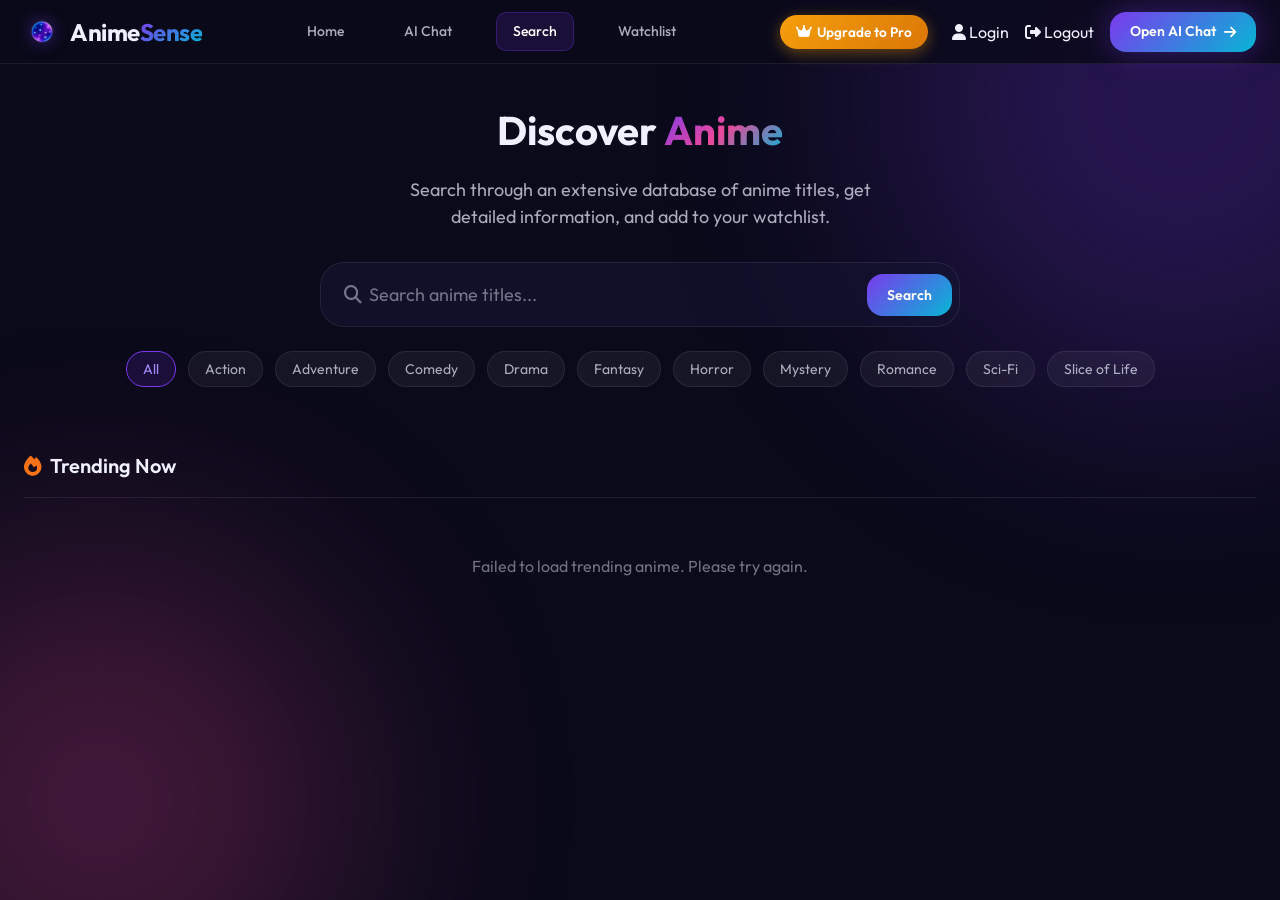
<file: search.html>
<!DOCTYPE html>
<html lang="en">

<head>
    <meta charset="UTF-8">
    <meta name="viewport" content="width=device-width, initial-scale=1.0">
    <title>AnimeSense AI</title>
    <link rel="icon" type="image/png" sizes="32x32" href="/assets/icon-32.png">
    <link rel="icon" type="image/png" sizes="192x192" href="/assets/icon-192.png">
    <link rel="apple-touch-icon" sizes="512x512" href="/assets/icon-512.png">
    <meta name="description"
        content="AnimeSense is an intelligent AI platform for anime discovery, insights, and personalized recommendations.">
    <link rel="preconnect" href="https://fonts.googleapis.com">
    <link rel="preconnect" href="https://fonts.gstatic.com" crossorigin>
    <link
        href="https://fonts.googleapis.com/css2?family=Outfit:wght@300;400;500;600;700;800&family=Space+Grotesk:wght@400;500;600;700&display=swap"
        rel="stylesheet">
    <link rel="stylesheet" href="https://cdnjs.cloudflare.com/ajax/libs/font-awesome/6.5.1/css/all.min.css">
    <link rel="stylesheet" href="css/variables.css">
    <link rel="stylesheet" href="css/base.css">
    <link rel="stylesheet" href="css/components.css">
    <link rel="stylesheet" href="css/animations.css">
    <link rel="stylesheet" href="css/search.css">

<!-- Google tag (gtag.js) Basic Analytics Setup -->
<script async src="https://www.googletagmanager.com/gtag/js?id=G-ANIME_SENSE"></script>
<script>
  window.dataLayer = window.dataLayer || [];
  function gtag(){dataLayer.push(arguments);}
  gtag('js', new Date());
  gtag('config', 'G-ANIME_SENSE');
</script>
</head>

<body>
    <div class="loading-screen" id="loadingScreen">
        <img src="/assets/icon-192.png" alt="AnimeSense Loading" class="loading-icon">
    </div>

    <script>
        window.addEventListener('load', () => {
            const loader = document.getElementById('loadingScreen');
            if (loader) {
                loader.style.opacity = '0';
                setTimeout(() => loader.remove(), 500);
            }
        });
    </script>

    <div class="bg-animation">
        <div class="bg-orb bg-orb-1"></div>
        <div class="bg-orb bg-orb-2"></div>
    </div>

    <nav class="navbar scrolled" id="navbar">
        <div class="nav-container">
            <a href="/" class="nav-logo">
                <img src="/assets/icon-32.png" alt="AnimeSense Icon" class="logo-icon">
                <span class="logo-text">Anime<span class="logo-accent">Sense</span></span>
            </a>
            <div class="nav-links" id="navLinks">
                <a href="/" class="nav-link">Home</a>
                <a href="/chat" class="nav-link">AI Chat</a>
                <a href="/search" class="nav-link active">Search</a>
                <a href="/watchlist" class="nav-link">Watchlist</a>
            </div>
                                    <div class="nav-actions">
                <button class="upgrade-pro-btn" style="background: linear-gradient(135deg, #f59e0b, #d97706); color: white; border: none; padding: 8px 16px; border-radius: 20px; font-weight: 600; font-size: 0.85rem; cursor: pointer; box-shadow: 0 4px 15px rgba(245, 158, 11, 0.4); margin-right: 8px; display: flex; align-items: center; gap: 6px;"><i class="fas fa-crown"></i> Upgrade to Pro</button>
                <!-- Auth: Login Button -->
                <button class="auth-nav-login" id="authLoginBtn" onclick="FirebaseAuth.openModal('login')">
                    <i class="fas fa-user"></i>
                    <span>Login</span>
                </button>
                <!-- Auth: User Section -->
                <div class="auth-user-section" id="authUserSection">
                    <a href="/dashboard" class="auth-user-avatar" id="authUserAvatar" title="Dashboard"></a>
                    <span class="auth-user-name" id="authUserName"></span>
                    <button class="auth-logout-btn"
                        onclick="FirebaseAuth.logoutUser().then(()=>location.href='/')">
                        <i class="fas fa-sign-out-alt"></i> Logout
                    </button>
                </div>
                <a href="/chat" class="btn btn-primary btn-nav btn-glow">
                    <span>Open AI Chat</span>
                    <i class="fas fa-arrow-right"></i>
                </a>
                <button class="mobile-menu-btn" id="mobileMenuBtn" aria-label="Toggle menu">
                    <span></span><span></span><span></span>
                </button>
            </div>
        </div>
    </nav>

    <div class="search-page">
        <div class="search-container">
            <div class="search-hero animate-fade-in-up">
                <h1>Discover <span class="gradient-text">Anime</span></h1>
                <p>Search through an extensive database of anime titles, get detailed information, and add to your
                    watchlist.</p>
                <div class="search-bar-wrapper">
                    <i class="fas fa-search search-bar-icon"></i>
                    <input type="text" class="search-bar" id="searchInput" placeholder="Search anime titles..."
                        autocomplete="off">
                    <button class="search-bar-btn" id="searchBtn" onclick="performSearch()">Search</button>
                </div>
                <div class="search-filters" id="genreFilters">
                    <button class="filter-chip active" data-genre="all">All</button>
                    <button class="filter-chip" data-genre="1">Action</button>
                    <button class="filter-chip" data-genre="2">Adventure</button>
                    <button class="filter-chip" data-genre="4">Comedy</button>
                    <button class="filter-chip" data-genre="8">Drama</button>
                    <button class="filter-chip" data-genre="10">Fantasy</button>
                    <button class="filter-chip" data-genre="14">Horror</button>
                    <button class="filter-chip" data-genre="7">Mystery</button>
                    <button class="filter-chip" data-genre="22">Romance</button>
                    <button class="filter-chip" data-genre="24">Sci-Fi</button>
                    <button class="filter-chip" data-genre="36">Slice of Life</button>
                </div>
            </div>

            <!-- Trending -->
            <div id="trendingSection">
                <div class="search-results-header">
                    <h2><i class="fas fa-fire"
                            style="color:var(--anime-orange);margin-right:var(--space-2)"></i>Trending Now</h2>
                </div>
                <div class="search-results-grid" id="trendingGrid">
                    <div class="skeleton skeleton-card"></div>
                    <div class="skeleton skeleton-card"></div>
                    <div class="skeleton skeleton-card"></div>
                    <div class="skeleton skeleton-card"></div>
                    <div class="skeleton skeleton-card"></div>
                </div>
            </div>

            <!-- Search Results -->
            <div id="searchResultsSection" style="display:none">
                <div class="search-results-header">
                    <h2>Search Results</h2>
                    <span class="results-count" id="resultsCount"></span>
                </div>
                <div class="search-results-grid" id="searchResultsGrid"></div>
            </div>
        </div>
    </div>

    <!-- Detail Modal -->
    <div class="anime-detail-overlay" id="animeDetailOverlay" onclick="closeAnimeDetail(event)">
        <div class="anime-detail" id="animeDetail"></div>
    </div>

    <div class="toast-container" id="toastContainer"></div>

    <script src="js/animations.js"></script>
    <script src="js/anime-api.js"></script>
    <script src="js/search.js"></script>
</body>

</html>
</file>
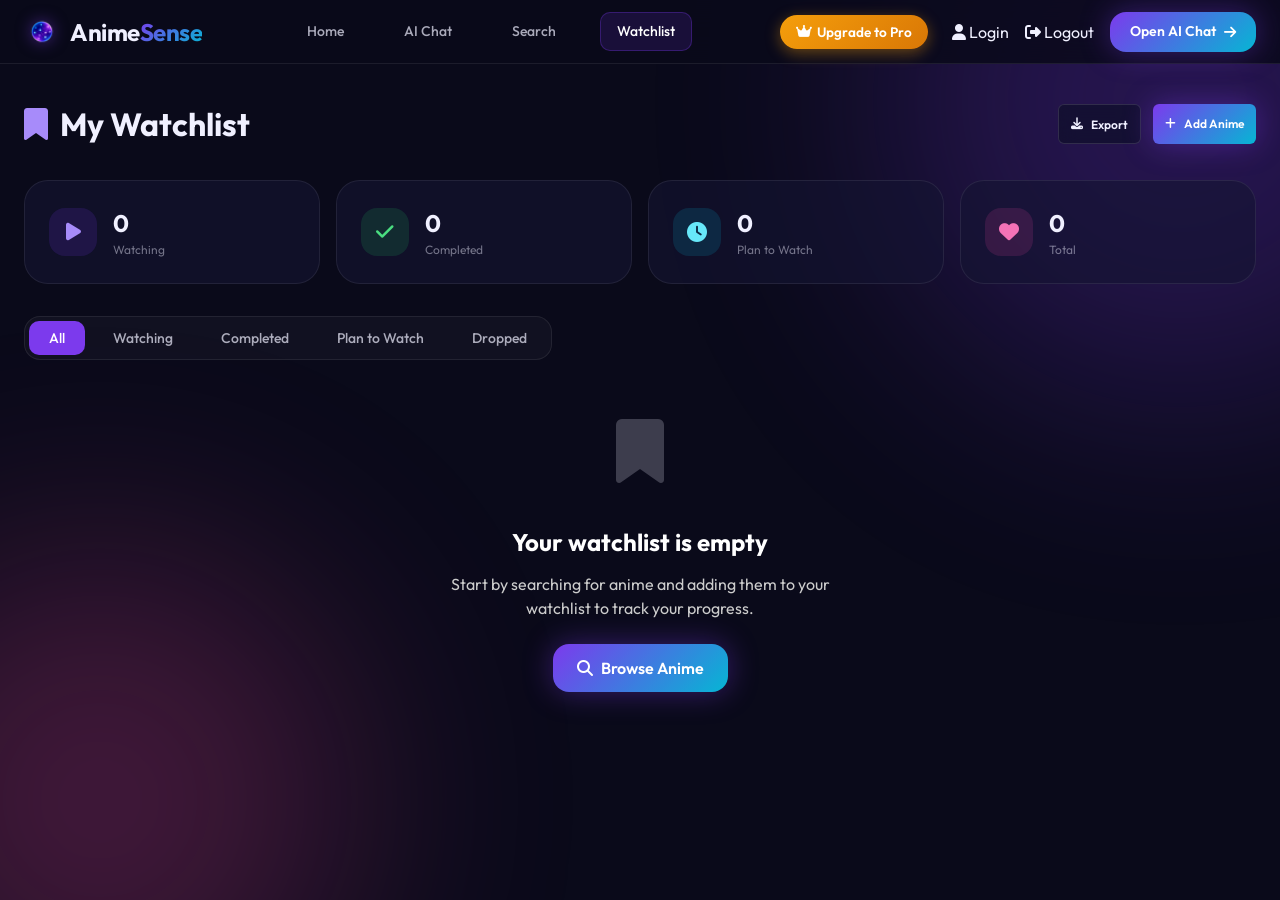
<file: watchlist.html>
<!DOCTYPE html>
<html lang="en">

<head>
    <meta charset="UTF-8">
    <meta name="viewport" content="width=device-width, initial-scale=1.0">
    <title>AnimeSense AI</title>
    <link rel="icon" type="image/png" sizes="32x32" href="/assets/icon-32.png">
    <link rel="icon" type="image/png" sizes="192x192" href="/assets/icon-192.png">
    <link rel="apple-touch-icon" sizes="512x512" href="/assets/icon-512.png">
    <meta name="description" content="AnimeSense is an intelligent AI platform for anime discovery, insights, and personalized recommendations.">
    <link rel="preconnect" href="https://fonts.googleapis.com">
    <link rel="preconnect" href="https://fonts.gstatic.com" crossorigin>
    <link
        href="https://fonts.googleapis.com/css2?family=Outfit:wght@300;400;500;600;700;800&family=Space+Grotesk:wght@400;500;600;700&display=swap"
        rel="stylesheet">
    <link rel="stylesheet" href="https://cdnjs.cloudflare.com/ajax/libs/font-awesome/6.5.1/css/all.min.css">
    <link rel="stylesheet" href="css/variables.css">
    <link rel="stylesheet" href="css/base.css">
    <link rel="stylesheet" href="css/components.css">
    <link rel="stylesheet" href="css/animations.css">
    <link rel="stylesheet" href="css/watchlist.css">

<!-- Google tag (gtag.js) Basic Analytics Setup -->
<script async src="https://www.googletagmanager.com/gtag/js?id=G-ANIME_SENSE"></script>
<script>
  window.dataLayer = window.dataLayer || [];
  function gtag(){dataLayer.push(arguments);}
  gtag('js', new Date());
  gtag('config', 'G-ANIME_SENSE');
</script>
</head>

<body>
    <div class="loading-screen" id="loadingScreen">
        <img src="/assets/icon-192.png" alt="AnimeSense Loading" class="loading-icon">
    </div>

    <script>
        window.addEventListener('load', () => {
            const loader = document.getElementById('loadingScreen');
            if (loader) {
                loader.style.opacity = '0';
                setTimeout(() => loader.remove(), 500);
            }
        });
    </script>

    <div class="bg-animation">
        <div class="bg-orb bg-orb-1"></div>
        <div class="bg-orb bg-orb-2"></div>
    </div>
    <nav class="navbar scrolled" id="navbar">
        <div class="nav-container">
            <a href="/" class="nav-logo">
                <img src="/assets/icon-32.png" alt="AnimeSense Icon" class="logo-icon">
                <span class="logo-text">Anime<span class="logo-accent">Sense</span></span>
            </a>
            <div class="nav-links" id="navLinks">
                <a href="/" class="nav-link">Home</a>
                <a href="/chat" class="nav-link">AI Chat</a>
                <a href="/search" class="nav-link">Search</a>
                <a href="/watchlist" class="nav-link active">Watchlist</a>
            </div>
                                    <div class="nav-actions">
                <button class="upgrade-pro-btn" style="background: linear-gradient(135deg, #f59e0b, #d97706); color: white; border: none; padding: 8px 16px; border-radius: 20px; font-weight: 600; font-size: 0.85rem; cursor: pointer; box-shadow: 0 4px 15px rgba(245, 158, 11, 0.4); margin-right: 8px; display: flex; align-items: center; gap: 6px;"><i class="fas fa-crown"></i> Upgrade to Pro</button>
                <!-- Auth: Login Button -->
                <button class="auth-nav-login" id="authLoginBtn" onclick="FirebaseAuth.openModal('login')">
                    <i class="fas fa-user"></i>
                    <span>Login</span>
                </button>
                <!-- Auth: User Section -->
                <div class="auth-user-section" id="authUserSection">
                    <a href="/dashboard" class="auth-user-avatar" id="authUserAvatar" title="Dashboard"></a>
                    <span class="auth-user-name" id="authUserName"></span>
                    <button class="auth-logout-btn"
                        onclick="FirebaseAuth.logoutUser().then(()=>location.href='/')">
                        <i class="fas fa-sign-out-alt"></i> Logout
                    </button>
                </div>
                <a href="/chat" class="btn btn-primary btn-nav btn-glow">
                    <span>Open AI Chat</span>
                    <i class="fas fa-arrow-right"></i>
                </a>
                <button class="mobile-menu-btn" id="mobileMenuBtn" aria-label="Toggle menu">
                    <span></span><span></span><span></span>
                </button>
            </div>
        </div>
    </nav>

    <div class="watchlist-page">
        <div class="watchlist-container">
            <div class="watchlist-header animate-fade-in-up">
                <h1><i class="fas fa-bookmark" style="color:var(--primary-light);margin-right:var(--space-3)"></i>My
                    Watchlist</h1>
                <div style="display:flex;gap:var(--space-3)">
                    <button class="btn btn-glass btn-sm" onclick="exportWatchlist()"><i class="fas fa-download"></i>
                        Export</button>
                    <a href="/search" class="btn btn-primary btn-sm"><i class="fas fa-plus"></i> Add Anime</a>
                </div>
            </div>

            <!-- Stats -->
            <div class="watchlist-stats animate-fade-in-up delay-1">
                <div class="wl-stat-card">
                    <div class="wl-stat-icon watching"><i class="fas fa-play"></i></div>
                    <div>
                        <div class="wl-stat-number" id="watchingCount">0</div>
                        <div class="wl-stat-label">Watching</div>
                    </div>
                </div>
                <div class="wl-stat-card">
                    <div class="wl-stat-icon completed"><i class="fas fa-check"></i></div>
                    <div>
                        <div class="wl-stat-number" id="completedCount">0</div>
                        <div class="wl-stat-label">Completed</div>
                    </div>
                </div>
                <div class="wl-stat-card">
                    <div class="wl-stat-icon planned"><i class="fas fa-clock"></i></div>
                    <div>
                        <div class="wl-stat-number" id="plannedCount">0</div>
                        <div class="wl-stat-label">Plan to Watch</div>
                    </div>
                </div>
                <div class="wl-stat-card">
                    <div class="wl-stat-icon total"><i class="fas fa-heart"></i></div>
                    <div>
                        <div class="wl-stat-number" id="totalCount">0</div>
                        <div class="wl-stat-label">Total</div>
                    </div>
                </div>
            </div>

            <!-- Tabs -->
            <div class="watchlist-tabs animate-fade-in-up delay-2" id="watchlistTabs">
                <button class="wl-tab active" data-filter="all">All</button>
                <button class="wl-tab" data-filter="watching">Watching</button>
                <button class="wl-tab" data-filter="completed">Completed</button>
                <button class="wl-tab" data-filter="plan-to-watch">Plan to Watch</button>
                <button class="wl-tab" data-filter="dropped">Dropped</button>
            </div>

            <!-- Grid -->
            <div class="watchlist-grid animate-fade-in-up delay-3" id="watchlistGrid"></div>

            <!-- Empty State -->
            <div class="empty-state" id="emptyState" style="display:none">
                <div class="empty-state-icon"><i class="fas fa-bookmark"></i></div>
                <h3>Your watchlist is empty</h3>
                <p>Start by searching for anime and adding them to your watchlist to track your progress.</p>
                <a href="/search" class="btn btn-primary"><i class="fas fa-search"></i> Browse Anime</a>
            </div>
        </div>
    </div>

    <div class="toast-container" id="toastContainer"></div>

    <script src="js/animations.js"></script>
    <script src="js/anime-api.js"></script>
    <script src="js/watchlist.js"></script>
</body>

</html>
</file>
<file: css/variables.css>
/* ============================================
   AnimeSense AI — Design System Variables
   ============================================ */

:root {
    /* --- Primary Colors --- */
    --primary: #7c3aed;
    --primary-light: #a78bfa;
    --primary-dark: #5b21b6;
    --primary-glow: rgba(124, 58, 237, 0.4);

    /* --- Accent Colors --- */
    --accent: #06b6d4;
    --accent-light: #67e8f9;
    --accent-dark: #0891b2;
    --accent-glow: rgba(6, 182, 212, 0.4);

    /* --- Anime-Themed Accent --- */
    --anime-pink: #ec4899;
    --anime-pink-glow: rgba(236, 72, 153, 0.3);
    --anime-orange: #f97316;
    --anime-orange-glow: rgba(249, 115, 22, 0.3);
    --anime-red: #ef4444;

    /* --- Background Colors --- */
    --bg-primary: #0a0a1a;
    --bg-secondary: #0f0f2a;
    --bg-tertiary: #141432;
    --bg-card: rgba(20, 20, 50, 0.6);
    --bg-card-hover: rgba(30, 30, 70, 0.8);
    --bg-glass: rgba(15, 15, 42, 0.7);
    --bg-glass-light: rgba(25, 25, 60, 0.5);
    --bg-input: rgba(15, 15, 40, 0.8);

    /* --- Surface Colors --- */
    --surface-1: rgba(255, 255, 255, 0.03);
    --surface-2: rgba(255, 255, 255, 0.05);
    --surface-3: rgba(255, 255, 255, 0.08);
    --surface-hover: rgba(255, 255, 255, 0.1);

    /* --- Border Colors --- */
    --border: rgba(255, 255, 255, 0.08);
    --border-light: rgba(255, 255, 255, 0.12);
    --border-accent: rgba(124, 58, 237, 0.3);
    --border-focus: rgba(124, 58, 237, 0.6);

    /* --- Text Colors --- */
    --text-primary: #f0f0ff;
    --text-secondary: rgba(240, 240, 255, 0.7);
    --text-tertiary: rgba(240, 240, 255, 0.45);
    --text-inverse: #0a0a1a;

    /* --- Gradients --- */
    --gradient-primary: linear-gradient(135deg, #7c3aed 0%, #06b6d4 100%);
    --gradient-primary-hover: linear-gradient(135deg, #8b5cf6 0%, #22d3ee 100%);
    --gradient-hero: linear-gradient(135deg, #7c3aed 0%, #ec4899 50%, #06b6d4 100%);
    --gradient-card: linear-gradient(145deg, rgba(124, 58, 237, 0.1) 0%, rgba(6, 182, 212, 0.05) 100%);
    --gradient-surface: linear-gradient(180deg, var(--bg-secondary) 0%, var(--bg-primary) 100%);
    --gradient-anime: linear-gradient(135deg, #ec4899, #7c3aed, #06b6d4);

    /* --- Shadows --- */
    --shadow-sm: 0 2px 8px rgba(0, 0, 0, 0.3);
    --shadow-md: 0 4px 16px rgba(0, 0, 0, 0.4);
    --shadow-lg: 0 8px 32px rgba(0, 0, 0, 0.5);
    --shadow-xl: 0 16px 48px rgba(0, 0, 0, 0.6);
    --shadow-glow: 0 0 30px var(--primary-glow);
    --shadow-glow-accent: 0 0 30px var(--accent-glow);
    --shadow-glow-pink: 0 0 30px var(--anime-pink-glow);

    /* --- Typography --- */
    --font-primary: 'Outfit', -apple-system, BlinkMacSystemFont, sans-serif;
    --font-mono: 'Space Grotesk', 'Fira Code', monospace;

    --fs-xs: 0.75rem;
    --fs-sm: 0.875rem;
    --fs-base: 1rem;
    --fs-md: 1.125rem;
    --fs-lg: 1.25rem;
    --fs-xl: 1.5rem;
    --fs-2xl: 2rem;
    --fs-3xl: 2.5rem;
    --fs-4xl: 3.5rem;
    --fs-5xl: 4.5rem;

    --fw-light: 300;
    --fw-normal: 400;
    --fw-medium: 500;
    --fw-semibold: 600;
    --fw-bold: 700;
    --fw-extrabold: 800;

    --lh-tight: 1.1;
    --lh-snug: 1.25;
    --lh-normal: 1.5;
    --lh-relaxed: 1.65;

    /* --- Spacing --- */
    --space-1: 0.25rem;
    --space-2: 0.5rem;
    --space-3: 0.75rem;
    --space-4: 1rem;
    --space-5: 1.25rem;
    --space-6: 1.5rem;
    --space-8: 2rem;
    --space-10: 2.5rem;
    --space-12: 3rem;
    --space-16: 4rem;
    --space-20: 5rem;
    --space-24: 6rem;

    /* --- Border Radius --- */
    --radius-sm: 6px;
    --radius-md: 10px;
    --radius-lg: 16px;
    --radius-xl: 24px;
    --radius-2xl: 32px;
    --radius-full: 9999px;

    /* --- Transitions --- */
    --transition-fast: 150ms cubic-bezier(0.4, 0, 0.2, 1);
    --transition-base: 250ms cubic-bezier(0.4, 0, 0.2, 1);
    --transition-slow: 400ms cubic-bezier(0.4, 0, 0.2, 1);
    --transition-spring: 500ms cubic-bezier(0.34, 1.56, 0.64, 1);

    /* --- Z-Index --- */
    --z-base: 1;
    --z-dropdown: 100;
    --z-sticky: 200;
    --z-fixed: 300;
    --z-modal: 400;
    --z-toast: 500;
    --z-tooltip: 600;

    /* --- Breakpoints (for reference) --- */
    /* Mobile: 0 - 767px */
    /* Tablet: 768px - 1023px */
    /* Desktop: 1024px+ */
    /* Wide: 1400px+ */
}
</file>
<file: css/base.css>
/* ============================================
   AnimeSense AI — Base Styles
   ============================================ */

/* --- Reset --- */
*,
*::before,
*::after {
    margin: 0;
    padding: 0;
    box-sizing: border-box;
}

html {
    scroll-behavior: smooth;
    -webkit-font-smoothing: antialiased;
    -moz-osx-font-smoothing: grayscale;
}

body {
    font-family: var(--font-primary);
    font-size: var(--fs-base);
    font-weight: var(--fw-normal);
    line-height: var(--lh-normal);
    color: var(--text-primary);
    background: var(--bg-primary);
    min-height: 100dvh;
    overflow-x: hidden;
    -webkit-text-size-adjust: 100%;
}

p, span, h1, h2, h3, h4, h5, h6 {
    overflow-wrap: break-word;
}

a {
    text-decoration: none;
    color: inherit;
    transition: var(--transition-base);
}

button {
    border: none;
    background: none;
    cursor: pointer;
    font-family: inherit;
    font-size: inherit;
    color: inherit;
}

input,
textarea,
select {
    font-family: inherit;
    font-size: inherit;
    color: inherit;
    border: none;
    outline: none;
    background: none;
}

img {
    max-width: 100%;
    display: block;
}

ul,
ol {
    list-style: none;
}

/* --- Scrollbar --- */
::-webkit-scrollbar {
    width: 6px;
}

::-webkit-scrollbar-track {
    background: var(--bg-primary);
}

::-webkit-scrollbar-thumb {
    background: var(--primary-dark);
    border-radius: var(--radius-full);
}

::-webkit-scrollbar-thumb:hover {
    background: var(--primary);
}

/* --- Selection --- */
::selection {
    background: var(--primary);
    color: white;
}

/* --- Background Animation --- */
.bg-animation {
    position: fixed;
    top: 0;
    left: 0;
    width: 100%;
    height: 100%;
    pointer-events: none;
    z-index: 0;
    overflow: hidden;
}

.bg-orb {
    position: absolute;
    border-radius: 50%;
    filter: blur(120px);
    opacity: 0.25;
    animation: orbFloat 20s infinite ease-in-out;
}

.bg-orb-1 {
    width: 600px;
    height: 600px;
    background: var(--primary);
    top: -200px;
    right: -200px;
    animation-delay: 0s;
}

.bg-orb-2 {
    width: 500px;
    height: 500px;
    background: var(--anime-pink);
    bottom: -150px;
    left: -150px;
    animation-delay: -7s;
}

.bg-orb-3 {
    width: 400px;
    height: 400px;
    background: var(--accent);
    top: 50%;
    left: 50%;
    transform: translate(-50%, -50%);
    animation-delay: -14s;
    opacity: 0.12;
}

@keyframes orbFloat {

    0%,
    100% {
        transform: translate(0, 0) scale(1);
    }

    25% {
        transform: translate(30px, -40px) scale(1.05);
    }

    50% {
        transform: translate(-20px, 30px) scale(0.95);
    }

    75% {
        transform: translate(40px, 20px) scale(1.02);
    }
}

.bg-particles {
    position: absolute;
    top: 0;
    left: 0;
    width: 100%;
    height: 100%;
}

/* --- Navbar --- */
.navbar {
    position: fixed;
    top: 0;
    left: 0;
    width: 100%;
    height: 64px;
    z-index: var(--z-fixed);
    display: flex;
    align-items: center;
    background: rgba(10, 10, 25, 0.9);
    backdrop-filter: blur(12px);
    border-bottom: 1px solid rgba(255, 255, 255, 0.05);
    transition: var(--transition-base);
    box-sizing: border-box;
}

.navbar.scrolled {
    background: rgba(10, 10, 26, 0.85);
    backdrop-filter: blur(20px);
    border-bottom: 1px solid var(--border);
}

.nav-container {
    width: 100%;
    height: 100%;
    padding: 0 40px;
    display: flex;
    align-items: center;
    justify-content: space-between;
}

.nav-logo {
    display: flex;
    align-items: center;
    gap: 10px;
    font-size: var(--fs-xl);
    font-weight: var(--fw-bold);
    z-index: var(--z-fixed);
}



.logo-icon {
    width: 36px;
    height: 36px;
    margin-right: 0;
    border-radius: var(--radius-sm, 4px);
    transition: transform 0.3s ease, filter 0.3s ease;
    filter: drop-shadow(0 0 8px rgba(124,58,237,0.5));
}
@media (max-width: 1024px) {
    .logo-icon {
        width: 30px;
        height: 30px;
    }
}
@media (max-width: 768px) {
    .logo-icon {
        width: 26px;
        height: 26px;
    }
}






.logo-text {
    letter-spacing: -0.02em;
}

.logo-accent {
    background: var(--gradient-primary);
    -webkit-background-clip: text;
    -webkit-text-fill-color: transparent;
    background-clip: text;
}

.nav-links {
    display: flex;
    gap: 28px;
    align-items: center;
}

.nav-link {
    padding: var(--space-2) var(--space-4);
    border-radius: var(--radius-md);
    font-size: var(--fs-sm);
    font-weight: var(--fw-medium);
    color: var(--text-secondary);
    transition: var(--transition-base);
}


.nav-link:hover,
.nav-link.active {
    background: var(--surface-2);
}
.nav-link:hover {
    color: transparent;
    background: linear-gradient(90deg, #7c3aed, #3b82f6);
    -webkit-background-clip: text;
    background-clip: text;
    transition: all 0.25s ease;
}


.nav-link.active {
    color: white;
    background: rgba(124, 58, 237, 0.15);
    border: 1px solid rgba(124, 58, 237, 0.3);
}

.nav-actions {
    display: flex;
    align-items: center;
    gap: 16px;
}

.btn-nav {
    padding: var(--space-2) var(--space-5) !important;
    font-size: var(--fs-sm) !important;
}

/* Mobile Menu */
.mobile-menu-btn {
    display: none;
    flex-direction: column;
    gap: 5px;
    width: 28px;
    z-index: var(--z-fixed);
}

.mobile-menu-btn span {
    display: block;
    width: 100%;
    height: 2px;
    background: var(--text-primary);
    border-radius: 2px;
    transition: var(--transition-base);
}

.mobile-menu-btn.active span:nth-child(1) {
    transform: rotate(45deg) translateY(10px);
}

.mobile-menu-btn.active span:nth-child(2) {
    opacity: 0;
}

.mobile-menu-btn.active span:nth-child(3) {
    transform: rotate(-45deg) translateY(-10px);
}

/* --- Gradient Text --- */
.gradient-text {
    background: var(--gradient-hero);
    -webkit-background-clip: text;
    -webkit-text-fill-color: transparent;
    background-clip: text;
}

/* --- Section Layouts --- */
.section-container {
    max-width: 1280px;
    margin: 0 auto;
    padding: 0 var(--space-4);
}

.section-header {
    text-align: center;
    margin-bottom: var(--space-16);
}

.section-badge {
    display: inline-flex;
    align-items: center;
    gap: var(--space-2);
    padding: var(--space-2) var(--space-4);
    background: var(--surface-2);
    border: 1px solid var(--border);
    border-radius: var(--radius-full);
    font-size: var(--fs-xs);
    font-weight: var(--fw-semibold);
    text-transform: uppercase;
    letter-spacing: 0.1em;
    color: var(--primary-light);
    margin-bottom: var(--space-6);
}

.section-title {
    font-size: var(--fs-3xl);
    font-weight: var(--fw-bold);
    line-height: var(--lh-tight);
    margin-bottom: var(--space-4);
}

.section-subtitle {
    font-size: var(--fs-md);
    color: var(--text-secondary);
    max-width: 600px;
    margin: 0 auto;
}

/* --- Footer --- */
.footer {
    position: relative;
    z-index: var(--z-base);
    background: var(--bg-secondary);
    border-top: 1px solid var(--border);
    padding: var(--space-16) 0 var(--space-8);
}

.footer-container {
    max-width: 1280px;
    margin: 0 auto;
    padding: 0 var(--space-4);
}

.footer-grid {
    display: grid;
    grid-template-columns: 2fr 1fr 1fr 1fr;
    gap: var(--space-12);
    margin-bottom: var(--space-12);
}

.footer-brand p {
    color: var(--text-secondary);
    font-size: var(--fs-sm);
    margin-top: var(--space-4);
    max-width: 300px;
    line-height: var(--lh-relaxed);
}

.footer-links h4 {
    font-size: var(--fs-sm);
    font-weight: var(--fw-semibold);
    text-transform: uppercase;
    letter-spacing: 0.05em;
    color: var(--text-tertiary);
    margin-bottom: var(--space-4);
}

.footer-links a {
    display: flex;
    align-items: center;
    gap: var(--space-2);
    font-size: var(--fs-sm);
    color: var(--text-secondary);
    padding: var(--space-1) 0;
    transition: var(--transition-base);
}

.footer-links a:hover {
    color: var(--primary-light);
    transform: translateX(4px);
}

.footer-bottom {
    border-top: 1px solid var(--border);
    padding-top: var(--space-8);
    text-align: center;
    color: var(--text-tertiary);
    font-size: var(--fs-sm);
}

/* --- Responsive (Mobile First to Desktop via min-width) --- */
@media (min-width: 768px) {
    .nav-container, 
    .section-container, 
    .footer-container {
        padding: 0 var(--space-6);
    }
}

@media (max-width: 1024px) {
    .section-title {
        font-size: var(--fs-2xl);
    }

    .footer-grid {
        grid-template-columns: 1fr 1fr;
        gap: var(--space-8);
    }
}


@media (max-width: 768px) {
    .navbar {
        top: 0;
        width: 100%;
    }
    .nav-container {
        padding: 0 20px;
    }

    .mobile-menu-btn {
        display: flex;
    }

    .nav-links {
        position: absolute;
        top: 100%;
        left: 0;
        width: 100%;
        background: rgba(10, 10, 26, 0.95);
        backdrop-filter: blur(20px);
        flex-direction: column;
        align-items: center;
        padding: 24px 0;
        gap: 16px;
        opacity: 0;
        pointer-events: none;
        transition: all 0.3s cubic-bezier(0.4, 0, 0.2, 1);
        transform: translateY(-10px);
        border-radius: 0 0 14px 14px;
        border: 1px solid rgba(255,255,255,0.05);
        border-top: none;
    }

    .nav-links.active {
        opacity: 1;
        pointer-events: all;
        transform: translateY(0);
    }

    .nav-link {
        font-size: var(--fs-xl);
        padding: var(--space-3) var(--space-6);
    }

    .btn-nav span {
        display: none;
    }

    .section-title {
        font-size: var(--fs-2xl);
    }

    .footer-grid {
        grid-template-columns: 1fr;
        gap: var(--space-8);
    }
}
/* --- Loading Screen --- */
.loading-screen {
    position: fixed;
    top: 0;
    left: 0;
    width: 100%;
    height: 100vh;
    background: #060611;
    display: flex;
    justify-content: center;
    align-items: center;
    z-index: 99999;
    transition: opacity 0.5s ease;
}

.loading-icon {
    width: 64px;
    height: 64px;
    animation: loaderPulseGlow 2s infinite ease-in-out;
}

@keyframes loaderPulseGlow {
    0%, 100% {
        transform: scale(1);
        filter: drop-shadow(0 0 10px rgba(124, 58, 237, 0.4));
    }
    50% {
        transform: scale(1.1);
        filter: drop-shadow(0 0 25px rgba(124, 58, 237, 0.8));
    }
}

/* --- Premium Glow Hover Effect --- */
button, .btn, .logo-icon, .cta-element, .hero-actions a, .nav-action button, .auth-nav-login {
    transition: transform 0.3s ease, filter 0.3s ease;
}

button:hover, .btn:hover, .logo-icon:hover, .hero-actions a:hover, .auth-nav-login:hover {
    transform: scale(1.05);
    filter: drop-shadow(0 0 15px rgba(124, 58, 237, 0.6));
}

/* Page Fade Transition */
body {
    animation: pageFade 0.4s cubic-bezier(0.16, 1, 0.3, 1) forwards;
}

@keyframes pageFade {
    from { opacity: 0; }
    to { opacity: 1; }
}
</file>
<file: css/components.css>
/* ============================================
   AnimeSense AI — Reusable Components
   ============================================ */

/* --- Buttons --- */
.btn {
    display: inline-flex;
    align-items: center;
    justify-content: center;
    gap: var(--space-2);
    padding: var(--space-3) var(--space-6);
    border-radius: var(--radius-lg);
    font-weight: var(--fw-semibold);
    font-size: var(--fs-base);
    transition: var(--transition-base);
    cursor: pointer;
    white-space: nowrap;
    position: relative;
    overflow: hidden;
    min-height: 40px; /* Touch-friendly size */
}

.btn-primary {
    background: var(--gradient-primary);
    color: white;
    border: none;
    box-shadow: var(--shadow-glow);
}

.btn-primary:hover {
    background: var(--gradient-primary-hover);
    box-shadow: 0 0 40px var(--primary-glow);
    transform: translateY(-2px);
}

.btn-primary:active {
    transform: translateY(0);
}

.btn-glass {
    background: var(--bg-glass);
    border: 1px solid var(--border-light);
    color: var(--text-primary);
    backdrop-filter: blur(10px);
}

.btn-glass:hover {
    background: var(--bg-glass-light);
    border-color: var(--border-accent);
    transform: translateY(-2px);
}

.btn-outline {
    background: transparent;
    border: 1px solid var(--border-light);
    color: var(--text-primary);
}

.btn-outline:hover {
    border-color: var(--primary);
    background: rgba(124, 58, 237, 0.1);
}

.btn-ghost {
    background: transparent;
    color: var(--text-secondary);
    padding: var(--space-2) var(--space-3);
}

.btn-ghost:hover {
    color: var(--text-primary);
    background: var(--surface-2);
}

.btn-danger {
    background: rgba(239, 68, 68, 0.15);
    border: 1px solid rgba(239, 68, 68, 0.3);
    color: #ef4444;
}

.btn-danger:hover {
    background: rgba(239, 68, 68, 0.25);
    border-color: rgba(239, 68, 68, 0.5);
}

.btn-sm {
    padding: var(--space-1) var(--space-3);
    font-size: var(--fs-xs);
    border-radius: var(--radius-sm);
}

.btn-lg {
    padding: var(--space-4) var(--space-8);
    font-size: var(--fs-md);
    border-radius: var(--radius-xl);
}

.btn-icon {
    width: 40px;
    height: 40px;
    padding: 0;
    border-radius: var(--radius-md);
    display: flex;
    align-items: center;
    justify-content: center;
}

/* --- Cards --- */
.glass-card {
    background: var(--bg-card);
    border: 1px solid var(--border);
    border-radius: var(--radius-xl);
    backdrop-filter: blur(20px);
    transition: var(--transition-base);
}

.glass-card:hover {
    background: var(--bg-card-hover);
    border-color: var(--border-light);
    box-shadow: var(--shadow-lg);
}

/* --- Input Fields --- */
.input-field {
    width: 100%;
    padding: var(--space-3) var(--space-4);
    background: var(--bg-input);
    border: 1px solid var(--border);
    border-radius: var(--radius-md);
    color: var(--text-primary);
    font-size: 16px; /* strictly 16px to prevent iOS auto-zoom bug */
    transition: var(--transition-base);
}

.input-field::placeholder {
    color: var(--text-tertiary);
}

.input-field:focus {
    border-color: var(--border-focus);
    box-shadow: 0 0 0 3px rgba(124, 58, 237, 0.15);
}

.input-group {
    position: relative;
}

.input-group .input-icon {
    position: absolute;
    left: var(--space-4);
    top: 50%;
    transform: translateY(-50%);
    color: var(--text-tertiary);
    pointer-events: none;
    font-size: var(--fs-sm);
}

.input-group .input-field {
    padding-left: calc(var(--space-4) + var(--space-8));
}

/* --- Badges / Tags --- */
.badge {
    display: inline-flex;
    align-items: center;
    gap: var(--space-1);
    padding: var(--space-1) var(--space-3);
    border-radius: var(--radius-full);
    font-size: var(--fs-xs);
    font-weight: var(--fw-medium);
    background: var(--surface-2);
    border: 1px solid var(--border);
    color: var(--text-secondary);
}

.badge-primary {
    background: rgba(124, 58, 237, 0.15);
    border-color: rgba(124, 58, 237, 0.3);
    color: var(--primary-light);
}

.badge-accent {
    background: rgba(6, 182, 212, 0.15);
    border-color: rgba(6, 182, 212, 0.3);
    color: var(--accent-light);
}

.badge-pink {
    background: rgba(236, 72, 153, 0.15);
    border-color: rgba(236, 72, 153, 0.3);
    color: #f472b6;
}

.badge-orange {
    background: rgba(249, 115, 22, 0.15);
    border-color: rgba(249, 115, 22, 0.3);
    color: #fb923c;
}

.badge-green {
    background: rgba(34, 197, 94, 0.15);
    border-color: rgba(34, 197, 94, 0.3);
    color: #4ade80;
}

/* --- Rating Stars --- */
.rating {
    display: flex;
    align-items: center;
    gap: 2px;
}

.rating .star {
    color: #fbbf24;
    font-size: var(--fs-sm);
}

.rating .star.empty {
    color: var(--text-tertiary);
}

.rating-value {
    margin-left: var(--space-2);
    font-size: var(--fs-sm);
    font-weight: var(--fw-semibold);
    color: var(--text-primary);
}

/* --- Skeleton Loading --- */
.skeleton {
    background: linear-gradient(90deg, var(--surface-1) 25%, var(--surface-2) 50%, var(--surface-1) 75%);
    background-size: 200% 100%;
    animation: shimmer 1.5s infinite;
    border-radius: var(--radius-sm);
}

@keyframes shimmer {
    0% {
        background-position: 200% 0;
    }

    100% {
        background-position: -200% 0;
    }
}

.skeleton-text {
    height: 14px;
    margin-bottom: var(--space-2);
}

.skeleton-title {
    height: 20px;
    width: 60%;
    margin-bottom: var(--space-3);
}

.skeleton-avatar {
    width: 48px;
    height: 48px;
    border-radius: var(--radius-full);
}

.skeleton-card {
    height: 200px;
    border-radius: var(--radius-lg);
}

/* --- Toast / Notifications --- */
.toast-container {
    position: fixed;
    top: var(--space-6);
    right: var(--space-6);
    z-index: var(--z-toast);
    display: flex;
    flex-direction: column;
    gap: var(--space-3);
}

.toast {
    display: flex;
    align-items: center;
    gap: var(--space-3);
    padding: var(--space-4) var(--space-6);
    background: var(--bg-card);
    border: 1px solid var(--border);
    border-radius: var(--radius-lg);
    backdrop-filter: blur(20px);
    box-shadow: var(--shadow-xl);
    min-width: 320px;
    animation: toastSlideIn 0.4s var(--transition-spring);
}

.toast-success {
    border-left: 3px solid #22c55e;
}

.toast-error {
    border-left: 3px solid #ef4444;
}

.toast-info {
    border-left: 3px solid var(--primary);
}

.toast-icon {
    font-size: var(--fs-lg);
}

.toast-success .toast-icon {
    color: #22c55e;
}

.toast-error .toast-icon {
    color: #ef4444;
}

.toast-info .toast-icon {
    color: var(--primary);
}

.toast-content {
    flex: 1;
}

.toast-title {
    font-weight: var(--fw-semibold);
    font-size: var(--fs-sm);
    margin-bottom: 2px;
}

.toast-message {
    font-size: var(--fs-xs);
    color: var(--text-secondary);
}

.toast-close {
    color: var(--text-tertiary);
    cursor: pointer;
    padding: var(--space-1);
    transition: var(--transition-base);
}

.toast-close:hover {
    color: var(--text-primary);
}

@keyframes toastSlideIn {
    from {
        opacity: 0;
        transform: translateX(100px);
    }

    to {
        opacity: 1;
        transform: translateX(0);
    }
}

/* --- Tooltip --- */
.tooltip {
    position: relative;
}

.tooltip::after {
    content: attr(data-tooltip);
    position: absolute;
    bottom: 100%;
    left: 50%;
    transform: translateX(-50%) translateY(-8px);
    padding: var(--space-1) var(--space-3);
    background: var(--bg-tertiary);
    border: 1px solid var(--border);
    border-radius: var(--radius-sm);
    font-size: var(--fs-xs);
    white-space: nowrap;
    pointer-events: none;
    opacity: 0;
    transition: var(--transition-fast);
}

.tooltip:hover::after {
    opacity: 1;
}

/* --- Empty State --- */
/* --- Empty State --- */
.empty-state {
    text-align: center;
    padding: 20px;
    color: #ccc;
    display: flex;
    flex-direction: column;
    align-items: center;
    justify-content: center;
}

.empty-state button {
    margin-top: 10px;
    padding: 10px 16px;
    border-radius: 8px;
    background: linear-gradient(135deg, #6366f1, #8b5cf6);
    color: white;
    border: none;
    min-height: 40px;
    cursor: pointer;
}

.empty-state-icon {
    font-size: 4rem;
    color: var(--text-tertiary);
    margin-bottom: var(--space-6);
    opacity: 0.5;
}

.empty-state h3 {
    font-size: var(--fs-xl);
    margin-bottom: var(--space-3);
    color: white;
}

.empty-state p {
    color: #ccc;
    max-width: 400px;
    margin-bottom: var(--space-6);
}

/* --- Modal --- */
.modal-overlay {
    position: fixed;
    top: 0;
    left: 0;
    right: 0;
    bottom: 0;
    background: rgba(0, 0, 0, 0.7);
    backdrop-filter: blur(8px);
    z-index: var(--z-modal);
    display: flex;
    align-items: center;
    justify-content: center;
    padding: var(--space-6);
    opacity: 0;
    pointer-events: none;
    transition: var(--transition-base);
}

.modal-overlay.active {
    opacity: 1;
    pointer-events: all;
}

.modal {
    background: var(--bg-secondary);
    border: 1px solid var(--border);
    border-radius: var(--radius-xl);
    max-width: 500px;
    width: 100%;
    max-height: 90vh; /* mobile safe height constraints */
    overflow-y: auto; /* scrollable long menus */
    padding: var(--space-8);
    transform: scale(0.9) translateY(20px);
    transition: var(--transition-spring);
}

.modal-overlay.active .modal {
    transform: scale(1) translateY(0);
}

.modal-header {
    display: flex;
    align-items: center;
    justify-content: space-between;
    margin-bottom: var(--space-6);
}

.modal-header h3 {
    font-size: var(--fs-lg);
    font-weight: var(--fw-semibold);
}

/* --- Tabs --- */
.tabs {
    display: flex;
    align-items: center;
    gap: var(--space-1);
    padding: var(--space-1);
    background: var(--surface-1);
    border-radius: var(--radius-lg);
    border: 1px solid var(--border);
    max-width: 100%;
    overflow-x: auto;
    -webkit-overflow-scrolling: touch;
}

.tab {
    padding: var(--space-2) var(--space-5);
    border-radius: var(--radius-md);
    font-size: var(--fs-sm);
    font-weight: var(--fw-medium);
    color: var(--text-secondary);
    transition: var(--transition-base);
    cursor: pointer;
}

.tab:hover {
    color: var(--text-primary);
}

.tab.active {
    background: var(--primary);
    color: white;
    box-shadow: var(--shadow-sm);
}

/* --- Anime Card --- */
.anime-card {
    background: var(--bg-card);
    border: 1px solid var(--border);
    border-radius: var(--radius-xl);
    overflow: hidden;
    transition: var(--transition-base);
    cursor: pointer;
}

.anime-card:hover {
    border-color: var(--border-accent);
    transform: translateY(-4px);
    box-shadow: var(--shadow-lg), 0 0 20px rgba(124, 58, 237, 0.1);
}

.anime-card-image {
    width: 100%;
    height: 280px;
    object-fit: cover;
    background: var(--surface-2);
}

.anime-card-body {
    padding: var(--space-5);
}

.anime-card-title {
    font-size: var(--fs-base);
    font-weight: var(--fw-semibold);
    margin-bottom: var(--space-2);
    display: -webkit-box;
    -webkit-line-clamp: 2;
    line-clamp: 2;
    -webkit-box-orient: vertical;
    overflow: hidden;
}

.anime-card-meta {
    display: flex;
    align-items: center;
    gap: var(--space-3);
    font-size: var(--fs-xs);
    color: var(--text-secondary);
    margin-bottom: var(--space-3);
}

.anime-card-genres {
    display: flex;
    flex-wrap: wrap;
    gap: var(--space-1);
    margin-top: var(--space-3);
}

/* --- Score Circle --- */
.score-circle {
    width: 44px;
    height: 44px;
    border-radius: 50%;
    display: flex;
    align-items: center;
    justify-content: center;
    font-size: var(--fs-sm);
    font-weight: var(--fw-bold);
    border: 2px solid;
}

.score-high {
    border-color: #22c55e;
    color: #22c55e;
    background: rgba(34, 197, 94, 0.1);
}

.score-mid {
    border-color: #fbbf24;
    color: #fbbf24;
    background: rgba(251, 191, 36, 0.1);
}

.score-low {
    border-color: #ef4444;
    color: #ef4444;
    background: rgba(239, 68, 68, 0.1);
}

/* --- Component Responsive Tweaks --- */
@media (max-width: 768px) {
    .modal {
        padding: var(--space-4);
        margin: var(--space-4);
    }
    
    .toast-container {
        top: auto;
        bottom: var(--space-4);
        left: var(--space-4);
        right: var(--space-4);
        align-items: stretch;
    }
    
    .toast {
        min-width: 0;
        width: 100%;
    }
    
    .btn {
        padding: var(--space-3) var(--space-5);
    }
}
</file>
<file: css/animations.css>
/* AnimeSense AI — Animations */

.animate-fade-in {
    opacity: 0;
    animation: fadeIn 0.8s ease forwards;
}

@keyframes fadeIn {
    to {
        opacity: 1;
    }
}

.animate-fade-in-up {
    opacity: 0;
    transform: translateY(30px);
    animation: fadeInUp 0.8s ease forwards;
}

@keyframes fadeInUp {
    to {
        opacity: 1;
        transform: translateY(0);
    }
}

.animate-fade-in-down {
    opacity: 0;
    transform: translateY(-20px);
    animation: fadeInDown 0.6s ease forwards;
}

@keyframes fadeInDown {
    to {
        opacity: 1;
        transform: translateY(0);
    }
}

.animate-scale-in {
    opacity: 0;
    transform: scale(0.9);
    animation: scaleIn 0.5s ease forwards;
}

@keyframes scaleIn {
    to {
        opacity: 1;
        transform: scale(1);
    }
}

.delay-1 {
    animation-delay: 0.15s;
}

.delay-2 {
    animation-delay: 0.3s;
}

.delay-3 {
    animation-delay: 0.45s;
}

.delay-4 {
    animation-delay: 0.6s;
}

.animate-on-scroll {
    opacity: 0;
    transform: translateY(40px);
    transition: opacity 0.7s ease, transform 0.7s ease;
}

.animate-on-scroll.visible {
    opacity: 1;
    transform: translateY(0);
}

.typing-cursor::after {
    content: '▋';
    animation: blinkCursor 0.8s infinite;
    color: var(--primary-light);
    margin-left: 2px;
}

@keyframes blinkCursor {

    0%,
    50% {
        opacity: 1;
    }

    51%,
    100% {
        opacity: 0;
    }
}

.typing-animation .typing-text::after {
    content: '▋';
    animation: blinkCursor 0.8s infinite;
    color: var(--primary-light);
}

.pulse-glow {
    animation: pulseGlow 2s infinite;
}

@keyframes pulseGlow {

    0%,
    100% {
        box-shadow: 0 0 20px var(--primary-glow);
    }

    50% {
        box-shadow: 0 0 40px var(--primary-glow);
    }
}

.animate-spin {
    animation: spin 1s linear infinite;
}

@keyframes spin {
    to {
        transform: rotate(360deg);
    }
}

.animate-float {
    animation: float 6s ease-in-out infinite;
}

@keyframes float {

    0%,
    100% {
        transform: translateY(0);
    }

    50% {
        transform: translateY(-15px);
    }
}

.animate-gradient {
    background-size: 200% 200%;
    animation: gradientShift 4s ease infinite;
}

@keyframes gradientShift {

    0%,
    100% {
        background-position: 0% 50%;
    }

    50% {
        background-position: 100% 50%;
    }
}

.msg-type-in {
    opacity: 0;
    transform: translateY(10px);
    animation: msgTypeIn 0.4s ease forwards;
}

@keyframes msgTypeIn {
    to {
        opacity: 1;
        transform: translateY(0);
    }
}

.loading-dots {
    display: inline-flex;
    gap: 4px;
    align-items: center;
}

.loading-dots span {
    width: 6px;
    height: 6px;
    border-radius: 50%;
    background: var(--primary-light);
    animation: dotPulse 1.4s infinite ease-in-out;
}

.loading-dots span:nth-child(1) {
    animation-delay: 0s;
}

.loading-dots span:nth-child(2) {
    animation-delay: 0.2s;
}

.loading-dots span:nth-child(3) {
    animation-delay: 0.4s;
}

@keyframes dotPulse {

    0%,
    80%,
    100% {
        transform: scale(0.6);
        opacity: 0.4;
    }

    40% {
        transform: scale(1);
        opacity: 1;
    }
}

.particle {
    position: absolute;
    width: 3px;
    height: 3px;
    border-radius: 50%;
    background: var(--primary-light);
    opacity: 0;
    animation: particleFloat 8s infinite ease-in-out;
}

@keyframes particleFloat {
    0% {
        opacity: 0;
        transform: translateY(0) scale(0);
    }

    10% {
        opacity: 0.6;
        transform: scale(1);
    }

    90% {
        opacity: 0.3;
    }

    100% {
        opacity: 0;
        transform: translateY(-800px) scale(0);
    }
}

@media (prefers-reduced-motion: reduce) {

    *,
    *::before,
    *::after {
        animation-duration: 0.01ms !important;
        transition-duration: 0.01ms !important;
    }
}
</file>
<file: css/search.css>
/* AnimeSense AI — Search Page (Enhanced) */

.search-page {
    position: relative;
    z-index: var(--z-base);
    min-height: 100vh;
    padding-top: 100px;
    padding-bottom: var(--space-16);
}

.search-container {
    max-width: 1280px;
    margin: 0 auto;
    padding: 0 var(--space-6);
}

/* Search Header */
.search-hero {
    text-align: center;
    margin-bottom: var(--space-12);
}

.search-hero h1 {
    font-size: var(--fs-3xl);
    font-weight: var(--fw-bold);
    margin-bottom: var(--space-4);
}

.search-hero p {
    color: var(--text-secondary);
    font-size: var(--fs-md);
    max-width: 500px;
    margin: 0 auto var(--space-8);
}

.search-bar-wrapper {
    max-width: 640px;
    margin: 0 auto;
    position: relative;
}

.search-bar {
    width: 100%;
    padding: var(--space-5) var(--space-6);
    padding-left: calc(var(--space-6) + 24px);
    padding-right: 120px;
    background: var(--bg-card);
    border: 1px solid var(--border);
    border-radius: var(--radius-xl);
    color: var(--text-primary);
    font-size: var(--fs-md);
    transition: var(--transition-base);
}

.search-bar:focus {
    border-color: var(--border-focus);
    box-shadow: 0 0 0 3px rgba(124, 58, 237, 0.15);
}

.search-bar::placeholder {
    color: var(--text-tertiary);
}

.search-bar-icon {
    position: absolute;
    left: var(--space-6);
    top: 50%;
    transform: translateY(-50%);
    color: var(--text-tertiary);
    font-size: var(--fs-md);
}

.search-bar-btn {
    position: absolute;
    right: var(--space-2);
    top: 50%;
    transform: translateY(-50%);
    padding: var(--space-3) var(--space-5);
    background: var(--gradient-primary);
    color: white;
    border: none;
    border-radius: var(--radius-lg);
    font-size: var(--fs-sm);
    font-weight: var(--fw-semibold);
    cursor: pointer;
    transition: var(--transition-base);
}

.search-bar-btn:hover {
    box-shadow: var(--shadow-glow);
}

/* Filters */
.search-filters {
    display: flex;
    align-items: center;
    gap: var(--space-3);
    justify-content: center;
    margin-top: var(--space-6);
    flex-wrap: wrap;
}

.filter-chip {
    padding: var(--space-2) var(--space-4);
    border-radius: var(--radius-full);
    font-size: var(--fs-sm);
    background: var(--surface-2);
    border: 1px solid var(--border);
    cursor: pointer;
    transition: var(--transition-base);
    color: var(--text-secondary);
}

.filter-chip:hover,
.filter-chip.active {
    background: rgba(124, 58, 237, 0.15);
    border-color: var(--primary);
    color: var(--primary-light);
}

/* Results */
.search-results-header {
    display: flex;
    align-items: center;
    justify-content: space-between;
    margin-bottom: var(--space-6);
    padding: var(--space-4) 0;
    border-bottom: 1px solid var(--border);
}

.search-results-header h2 {
    font-size: var(--fs-lg);
    font-weight: var(--fw-semibold);
}

.results-count {
    font-size: var(--fs-sm);
    color: var(--text-tertiary);
}

.search-results-grid {
    display: grid;
    grid-template-columns: repeat(auto-fill, minmax(240px, 1fr));
    gap: var(--space-6);
}

/* Anime Detail Modal */
.anime-detail-overlay {
    position: fixed;
    top: 0;
    left: 0;
    right: 0;
    bottom: 0;
    background: rgba(0, 0, 0, 0.8);
    backdrop-filter: blur(12px);
    z-index: var(--z-modal);
    display: flex;
    align-items: center;
    justify-content: center;
    padding: var(--space-6);
    opacity: 0;
    pointer-events: none;
    transition: var(--transition-base);
}

.anime-detail-overlay.active {
    opacity: 1;
    pointer-events: all;
}

.anime-detail {
    background: var(--bg-secondary);
    border: 1px solid var(--border);
    border-radius: var(--radius-xl);
    max-width: 750px;
    width: 100%;
    max-height: 88vh;
    overflow-y: auto;
    transform: scale(0.9);
    transition: var(--transition-spring);
}

.anime-detail-overlay.active .anime-detail {
    transform: scale(1);
}

.anime-detail-header {
    display: flex;
    gap: var(--space-6);
    padding: var(--space-8);
    border-bottom: 1px solid var(--border);
}

.anime-detail-poster {
    width: 180px;
    min-width: 180px;
    height: 260px;
    border-radius: var(--radius-lg);
    object-fit: cover;
    background: var(--surface-2);
}

.anime-detail-info {
    flex: 1;
}

.anime-detail-info h2 {
    font-size: var(--fs-xl);
    margin-bottom: var(--space-3);
}

.anime-detail-meta {
    display: flex;
    flex-wrap: wrap;
    gap: var(--space-2);
    margin-bottom: var(--space-4);
}

.anime-detail-body {
    padding: var(--space-8);
}

.anime-detail-body h3 {
    font-size: var(--fs-md);
    margin-bottom: var(--space-3);
    font-weight: var(--fw-semibold);
}

.anime-detail-body p {
    color: var(--text-secondary);
    line-height: var(--lh-relaxed);
    margin-bottom: var(--space-5);
}

/* ===== Character Cards ===== */
.characters-grid {
    display: grid;
    grid-template-columns: repeat(auto-fill, minmax(200px, 1fr));
    gap: var(--space-3);
    margin-bottom: var(--space-4);
}

.characters-grid-small {
    grid-template-columns: repeat(auto-fill, minmax(180px, 1fr));
}

.character-card {
    display: flex;
    align-items: center;
    gap: var(--space-3);
    padding: var(--space-3);
    background: var(--bg-card);
    border: 1px solid var(--border);
    border-radius: var(--radius-md);
    transition: var(--transition-base);
}

.character-card:hover {
    border-color: var(--border-accent);
    background: var(--bg-card-hover);
    transform: translateY(-1px);
}

.character-avatar {
    width: 52px;
    height: 52px;
    min-width: 52px;
    border-radius: var(--radius-md);
    object-fit: cover;
    background: var(--surface-2);
}

.character-avatar-small {
    width: 40px;
    height: 40px;
    min-width: 40px;
}

.character-card-small {
    padding: var(--space-2) var(--space-3);
}

.character-info {
    flex: 1;
    min-width: 0;
}

.character-name {
    font-size: var(--fs-sm);
    font-weight: var(--fw-semibold);
    color: var(--text-primary);
    white-space: nowrap;
    overflow: hidden;
    text-overflow: ellipsis;
}

.character-role {
    font-size: var(--fs-xs);
    color: var(--text-tertiary);
}

.character-va {
    font-size: 10px;
    color: var(--primary-light);
    margin-top: 2px;
    white-space: nowrap;
    overflow: hidden;
    text-overflow: ellipsis;
}

.character-va i {
    margin-right: 3px;
    font-size: 9px;
}

/* API Data Badge */
.detail-api-badge {
    margin-top: var(--space-8);
    padding: var(--space-3) var(--space-4);
    background: var(--surface-1);
    border: 1px solid var(--border);
    border-radius: var(--radius-md);
    font-size: var(--fs-xs);
    color: var(--text-tertiary);
    text-align: center;
    display: flex;
    align-items: center;
    justify-content: center;
    gap: var(--space-2);
}

.detail-api-badge i {
    color: var(--primary-light);
}

/* Close Button */
.anime-detail-close {
    position: absolute;
    top: var(--space-4);
    right: var(--space-4);
    width: 36px;
    height: 36px;
    border-radius: var(--radius-full);
    background: var(--surface-2);
    border: 1px solid var(--border);
    display: flex;
    align-items: center;
    justify-content: center;
    cursor: pointer;
    transition: var(--transition-base);
    color: var(--text-secondary);
}

.anime-detail-close:hover {
    background: var(--surface-3);
    color: var(--text-primary);
}

@media (max-width: 768px) {
    .search-results-grid {
        grid-template-columns: repeat(2, 1fr);
    }

    .anime-detail-header {
        flex-direction: column;
        align-items: center;
        text-align: center;
    }

    .anime-detail-poster {
        width: 140px;
        height: 200px;
        min-width: auto;
    }

    .characters-grid {
        grid-template-columns: 1fr;
    }

    .characters-grid-small {
        grid-template-columns: 1fr;
    }
}

@media (max-width: 480px) {
    .search-results-grid {
        grid-template-columns: 1fr;
    }
}
</file>
<file: css/watchlist.css>
/* AnimeSense AI — Watchlist Page */

.watchlist-page {
    position: relative;
    z-index: var(--z-base);
    min-height: 100vh;
    padding-top: 100px;
    padding-bottom: var(--space-16);
}

.watchlist-container {
    max-width: 1280px;
    margin: 0 auto;
    padding: 0 var(--space-6);
}

.watchlist-header {
    display: flex;
    align-items: center;
    justify-content: space-between;
    margin-bottom: var(--space-8);
    flex-wrap: wrap;
    gap: var(--space-4);
}

.watchlist-header h1 {
    font-size: var(--fs-2xl);
    font-weight: var(--fw-bold);
}

/* Stats Bar */
.watchlist-stats {
    display: flex;
    gap: var(--space-4);
    margin-bottom: var(--space-8);
    flex-wrap: wrap;
}

.wl-stat-card {
    flex: 1;
    min-width: 180px;
    background: var(--bg-card);
    border: 1px solid var(--border);
    border-radius: var(--radius-xl);
    padding: var(--space-6);
    display: flex;
    align-items: center;
    gap: var(--space-4);
}

.wl-stat-icon {
    width: 48px;
    height: 48px;
    border-radius: var(--radius-lg);
    display: flex;
    align-items: center;
    justify-content: center;
    font-size: var(--fs-lg);
}

.wl-stat-icon.watching {
    background: rgba(124, 58, 237, 0.15);
    color: var(--primary-light);
}

.wl-stat-icon.completed {
    background: rgba(34, 197, 94, 0.15);
    color: #4ade80;
}

.wl-stat-icon.planned {
    background: rgba(6, 182, 212, 0.15);
    color: var(--accent-light);
}

.wl-stat-icon.total {
    background: rgba(236, 72, 153, 0.15);
    color: #f472b6;
}

.wl-stat-number {
    font-size: var(--fs-xl);
    font-weight: var(--fw-bold);
}

.wl-stat-label {
    font-size: var(--fs-xs);
    color: var(--text-tertiary);
}

/* Watchlist Tabs */
.watchlist-tabs {
    display: flex;
    gap: var(--space-2);
    margin-bottom: var(--space-6);
    padding: var(--space-1);
    background: var(--surface-1);
    border-radius: var(--radius-lg);
    border: 1px solid var(--border);
    width: fit-content;
}

.wl-tab {
    padding: var(--space-2) var(--space-5);
    border-radius: var(--radius-md);
    font-size: var(--fs-sm);
    font-weight: var(--fw-medium);
    color: var(--text-secondary);
    cursor: pointer;
    transition: var(--transition-base);
    border: none;
    background: none;
}

.wl-tab:hover {
    color: var(--text-primary);
}

.wl-tab.active {
    background: var(--primary);
    color: white;
}

/* Watchlist Grid */
.watchlist-grid {
    display: grid;
    grid-template-columns: repeat(auto-fill, minmax(300px, 1fr));
    gap: var(--space-4);
}

.wl-card {
    background: var(--bg-card);
    border: 1px solid var(--border);
    border-radius: var(--radius-xl);
    padding: var(--space-5);
    display: flex;
    gap: var(--space-4);
    transition: var(--transition-base);
}

.wl-card:hover {
    border-color: var(--border-accent);
    transform: translateY(-2px);
}

.wl-card-poster {
    width: 80px;
    height: 115px;
    min-width: 80px;
    border-radius: var(--radius-md);
    object-fit: cover;
    background: var(--surface-2);
}

.wl-card-info {
    flex: 1;
    min-width: 0;
}

.wl-card-title {
    font-size: var(--fs-base);
    font-weight: var(--fw-semibold);
    margin-bottom: var(--space-2);
    white-space: nowrap;
    overflow: hidden;
    text-overflow: ellipsis;
}

.wl-card-meta {
    font-size: var(--fs-xs);
    color: var(--text-tertiary);
    margin-bottom: var(--space-3);
}

.wl-progress {
    margin-bottom: var(--space-3);
}

.wl-progress-bar {
    width: 100%;
    height: 4px;
    background: var(--surface-2);
    border-radius: var(--radius-full);
    overflow: hidden;
    margin-top: var(--space-1);
}

.wl-progress-fill {
    height: 100%;
    background: var(--gradient-primary);
    border-radius: var(--radius-full);
    transition: var(--transition-base);
}

.wl-progress-text {
    font-size: var(--fs-xs);
    color: var(--text-secondary);
}

.wl-card-actions {
    display: flex;
    gap: var(--space-2);
    align-items: center;
}

.wl-action-btn {
    padding: var(--space-1) var(--space-2);
    border-radius: var(--radius-sm);
    font-size: var(--fs-xs);
    color: var(--text-tertiary);
    cursor: pointer;
    transition: var(--transition-base);
    background: none;
    border: none;
}

.wl-action-btn:hover {
    color: var(--primary-light);
    background: var(--surface-2);
}

.wl-status-badge {
    padding: var(--space-1) var(--space-2);
    border-radius: var(--radius-full);
    font-size: 10px;
    font-weight: var(--fw-semibold);
    text-transform: uppercase;
    letter-spacing: 0.05em;
}

.wl-status-badge.watching {
    background: rgba(124, 58, 237, 0.15);
    color: var(--primary-light);
    border: 1px solid rgba(124, 58, 237, 0.3);
}

.wl-status-badge.completed {
    background: rgba(34, 197, 94, 0.15);
    color: #4ade80;
    border: 1px solid rgba(34, 197, 94, 0.3);
}

.wl-status-badge.plan-to-watch {
    background: rgba(6, 182, 212, 0.15);
    color: var(--accent-light);
    border: 1px solid rgba(6, 182, 212, 0.3);
}

.wl-status-badge.dropped {
    background: rgba(239, 68, 68, 0.15);
    color: #f87171;
    border: 1px solid rgba(239, 68, 68, 0.3);
}

@media (max-width: 768px) {
    .watchlist-grid {
        grid-template-columns: 1fr;
    }

    .watchlist-stats {
        flex-direction: column;
    }

    .watchlist-tabs {
        overflow-x: auto;
        width: 100%;
    }
}
</file>
